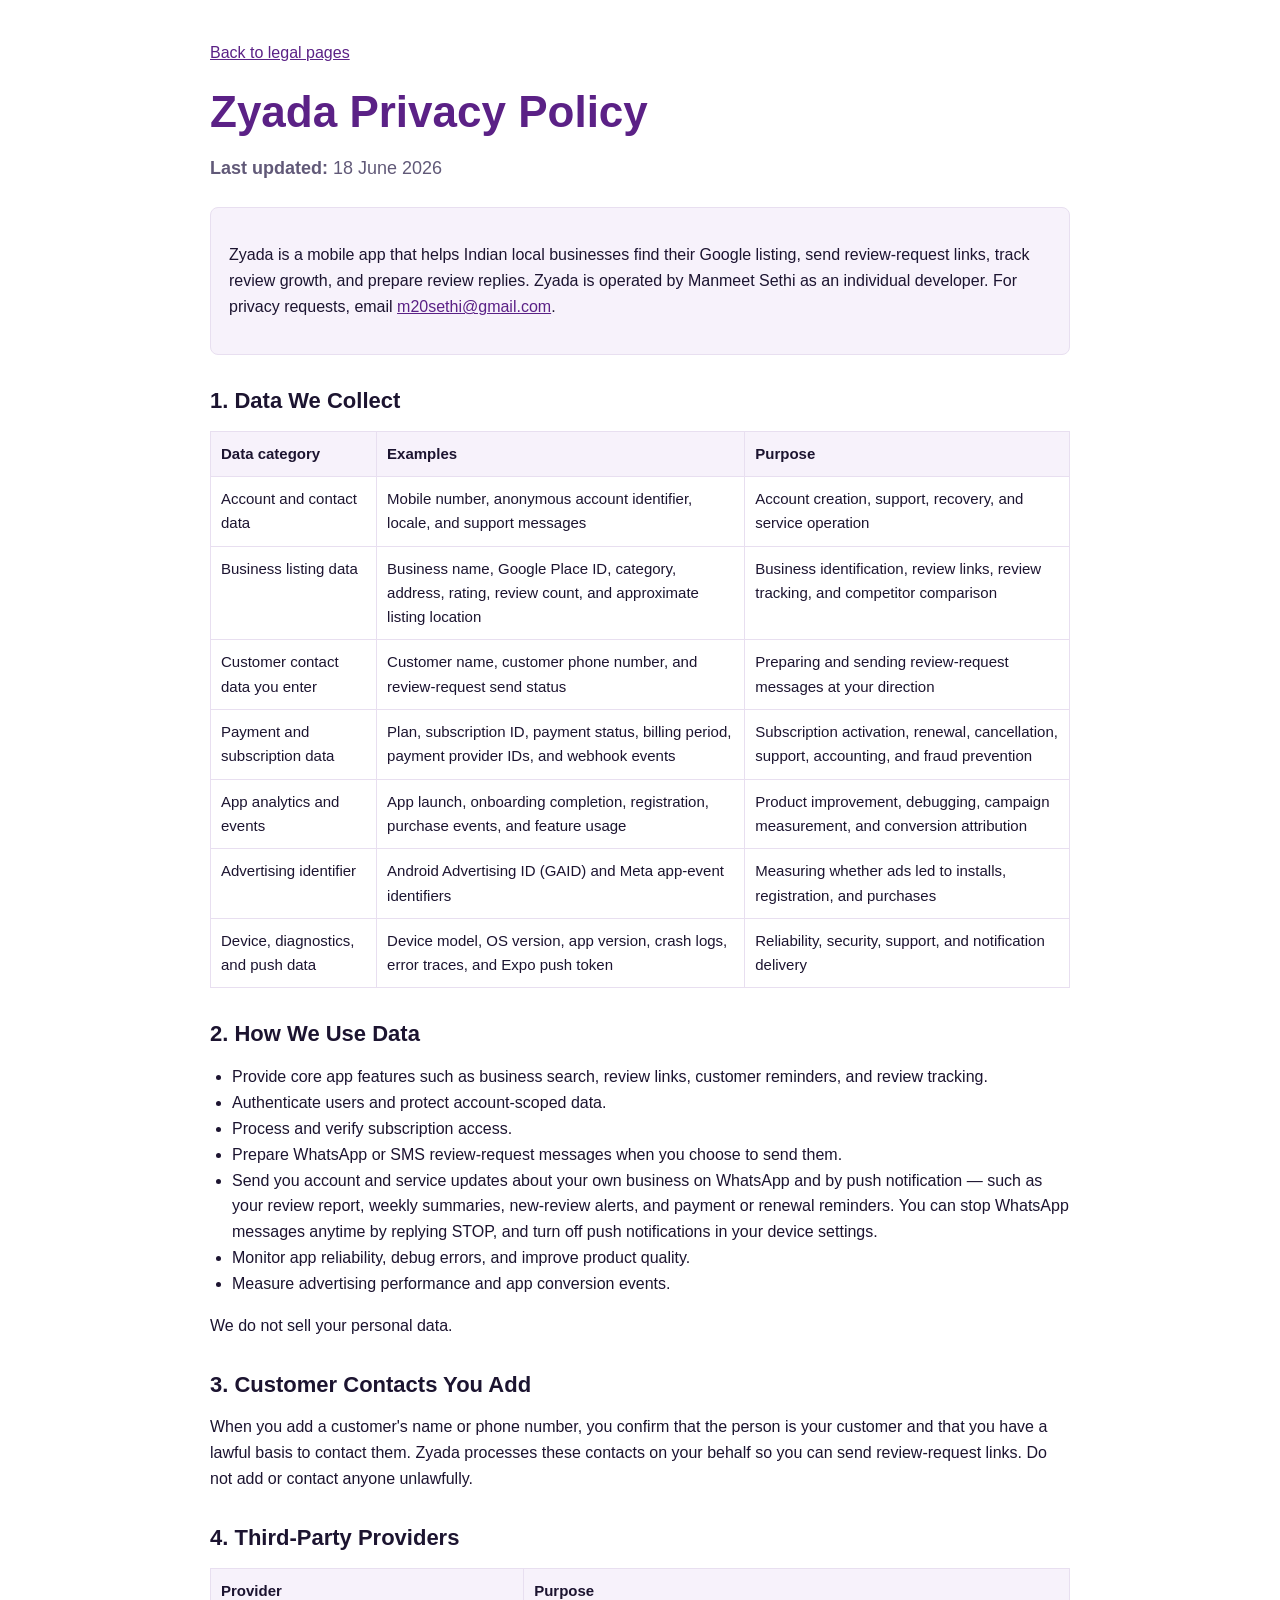
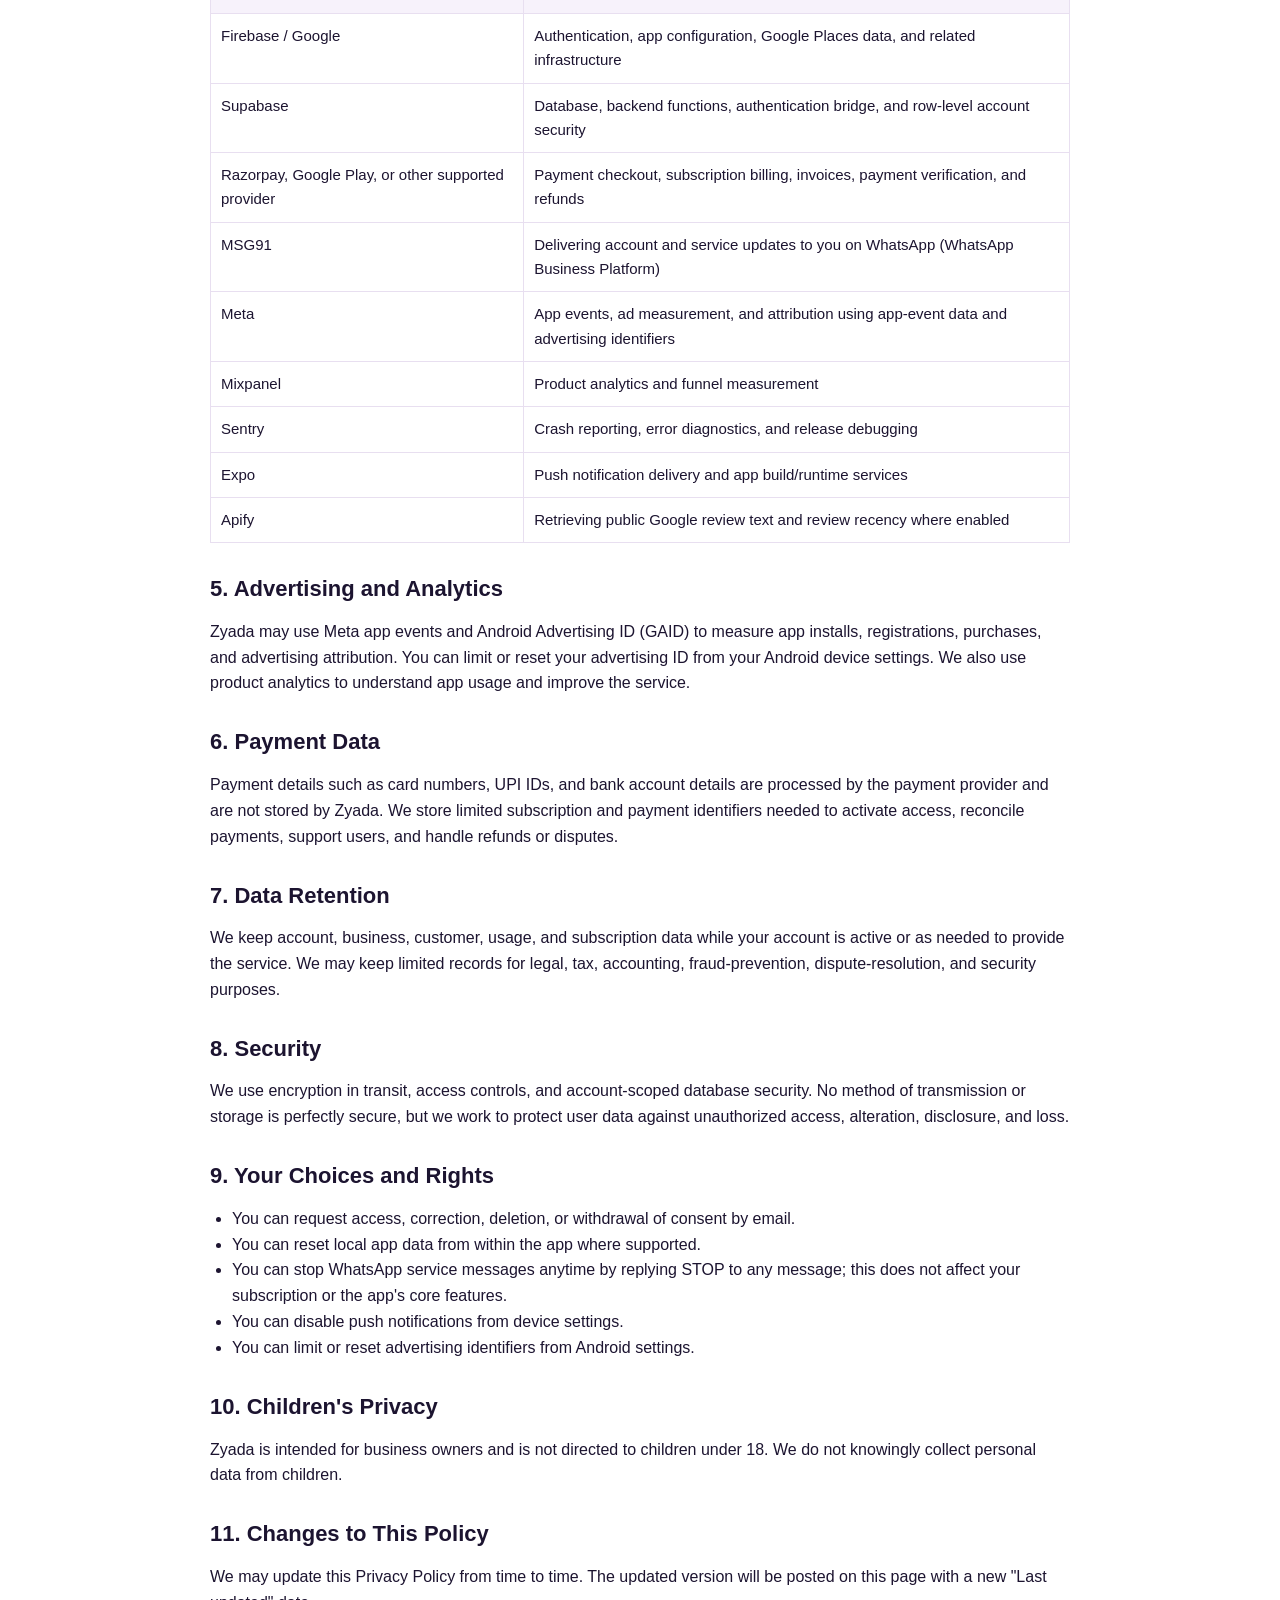
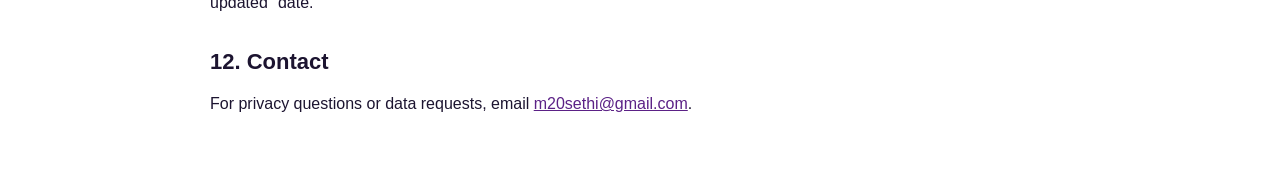
<file: index.html>
<!doctype html>
<html lang="en">
<head>
  <meta charset="utf-8" />
  <meta name="viewport" content="width=device-width, initial-scale=1" />
  <title>Zyada Privacy Policy</title>
  <link rel="stylesheet" href="./styles.css" />
</head>
<body>
  <main class="wrap">
    <a class="back" href="./legal-pages.html">Back to legal pages</a>
    <h1>Zyada Privacy Policy</h1>
    <p class="lead"><strong>Last updated:</strong> 18 June 2026</p>

    <div class="summary">
      <p>
        Zyada is a mobile app that helps Indian local businesses find their Google listing, send
        review-request links, track review growth, and prepare review replies. Zyada is operated by
        Manmeet Sethi as an individual developer. For privacy requests, email
        <a href="mailto:m20sethi@gmail.com">m20sethi@gmail.com</a>.
      </p>
    </div>

    <h2>1. Data We Collect</h2>
    <table>
      <thead>
        <tr>
          <th>Data category</th>
          <th>Examples</th>
          <th>Purpose</th>
        </tr>
      </thead>
      <tbody>
        <tr>
          <td>Account and contact data</td>
          <td>Mobile number, anonymous account identifier, locale, and support messages</td>
          <td>Account creation, support, recovery, and service operation</td>
        </tr>
        <tr>
          <td>Business listing data</td>
          <td>Business name, Google Place ID, category, address, rating, review count, and approximate listing location</td>
          <td>Business identification, review links, review tracking, and competitor comparison</td>
        </tr>
        <tr>
          <td>Customer contact data you enter</td>
          <td>Customer name, customer phone number, and review-request send status</td>
          <td>Preparing and sending review-request messages at your direction</td>
        </tr>
        <tr>
          <td>Payment and subscription data</td>
          <td>Plan, subscription ID, payment status, billing period, payment provider IDs, and webhook events</td>
          <td>Subscription activation, renewal, cancellation, support, accounting, and fraud prevention</td>
        </tr>
        <tr>
          <td>App analytics and events</td>
          <td>App launch, onboarding completion, registration, purchase events, and feature usage</td>
          <td>Product improvement, debugging, campaign measurement, and conversion attribution</td>
        </tr>
        <tr>
          <td>Advertising identifier</td>
          <td>Android Advertising ID (GAID) and Meta app-event identifiers</td>
          <td>Measuring whether ads led to installs, registration, and purchases</td>
        </tr>
        <tr>
          <td>Device, diagnostics, and push data</td>
          <td>Device model, OS version, app version, crash logs, error traces, and Expo push token</td>
          <td>Reliability, security, support, and notification delivery</td>
        </tr>
      </tbody>
    </table>

    <h2>2. How We Use Data</h2>
    <ul>
      <li>Provide core app features such as business search, review links, customer reminders, and review tracking.</li>
      <li>Authenticate users and protect account-scoped data.</li>
      <li>Process and verify subscription access.</li>
      <li>Prepare WhatsApp or SMS review-request messages when you choose to send them.</li>
      <li>Send you account and service updates about your own business on WhatsApp and by push notification &mdash; such as your review report, weekly summaries, new-review alerts, and payment or renewal reminders. You can stop WhatsApp messages anytime by replying STOP, and turn off push notifications in your device settings.</li>
      <li>Monitor app reliability, debug errors, and improve product quality.</li>
      <li>Measure advertising performance and app conversion events.</li>
    </ul>
    <p>We do not sell your personal data.</p>

    <h2>3. Customer Contacts You Add</h2>
    <p>
      When you add a customer's name or phone number, you confirm that the person is your customer and
      that you have a lawful basis to contact them. Zyada processes these contacts on your behalf so you
      can send review-request links. Do not add or contact anyone unlawfully.
    </p>

    <h2>4. Third-Party Providers</h2>
    <table>
      <thead>
        <tr>
          <th>Provider</th>
          <th>Purpose</th>
        </tr>
      </thead>
      <tbody>
        <tr><td>Firebase / Google</td><td>Authentication, app configuration, Google Places data, and related infrastructure</td></tr>
        <tr><td>Supabase</td><td>Database, backend functions, authentication bridge, and row-level account security</td></tr>
        <tr><td>Razorpay, Google Play, or other supported provider</td><td>Payment checkout, subscription billing, invoices, payment verification, and refunds</td></tr>
        <tr><td>MSG91</td><td>Delivering account and service updates to you on WhatsApp (WhatsApp Business Platform)</td></tr>
        <tr><td>Meta</td><td>App events, ad measurement, and attribution using app-event data and advertising identifiers</td></tr>
        <tr><td>Mixpanel</td><td>Product analytics and funnel measurement</td></tr>
        <tr><td>Sentry</td><td>Crash reporting, error diagnostics, and release debugging</td></tr>
        <tr><td>Expo</td><td>Push notification delivery and app build/runtime services</td></tr>
        <tr><td>Apify</td><td>Retrieving public Google review text and review recency where enabled</td></tr>
      </tbody>
    </table>

    <h2>5. Advertising and Analytics</h2>
    <p>
      Zyada may use Meta app events and Android Advertising ID (GAID) to measure app installs,
      registrations, purchases, and advertising attribution. You can limit or reset your advertising ID
      from your Android device settings. We also use product analytics to understand app usage and improve
      the service.
    </p>

    <h2>6. Payment Data</h2>
    <p>
      Payment details such as card numbers, UPI IDs, and bank account details are processed by the payment
      provider and are not stored by Zyada. We store limited subscription and payment identifiers needed to
      activate access, reconcile payments, support users, and handle refunds or disputes.
    </p>

    <h2>7. Data Retention</h2>
    <p>
      We keep account, business, customer, usage, and subscription data while your account is active or as
      needed to provide the service. We may keep limited records for legal, tax, accounting, fraud-prevention,
      dispute-resolution, and security purposes.
    </p>

    <h2>8. Security</h2>
    <p>
      We use encryption in transit, access controls, and account-scoped database security. No method of
      transmission or storage is perfectly secure, but we work to protect user data against unauthorized
      access, alteration, disclosure, and loss.
    </p>

    <h2>9. Your Choices and Rights</h2>
    <ul>
      <li>You can request access, correction, deletion, or withdrawal of consent by email.</li>
      <li>You can reset local app data from within the app where supported.</li>
      <li>You can stop WhatsApp service messages anytime by replying STOP to any message; this does not affect your subscription or the app's core features.</li>
      <li>You can disable push notifications from device settings.</li>
      <li>You can limit or reset advertising identifiers from Android settings.</li>
    </ul>

    <h2>10. Children's Privacy</h2>
    <p>
      Zyada is intended for business owners and is not directed to children under 18. We do not knowingly
      collect personal data from children.
    </p>

    <h2>11. Changes to This Policy</h2>
    <p>
      We may update this Privacy Policy from time to time. The updated version will be posted on this page
      with a new "Last updated" date.
    </p>

    <h2>12. Contact</h2>
    <p>
      For privacy questions or data requests, email
      <a href="mailto:m20sethi@gmail.com">m20sethi@gmail.com</a>.
    </p>
  </main>
</body>
</html>
</file>
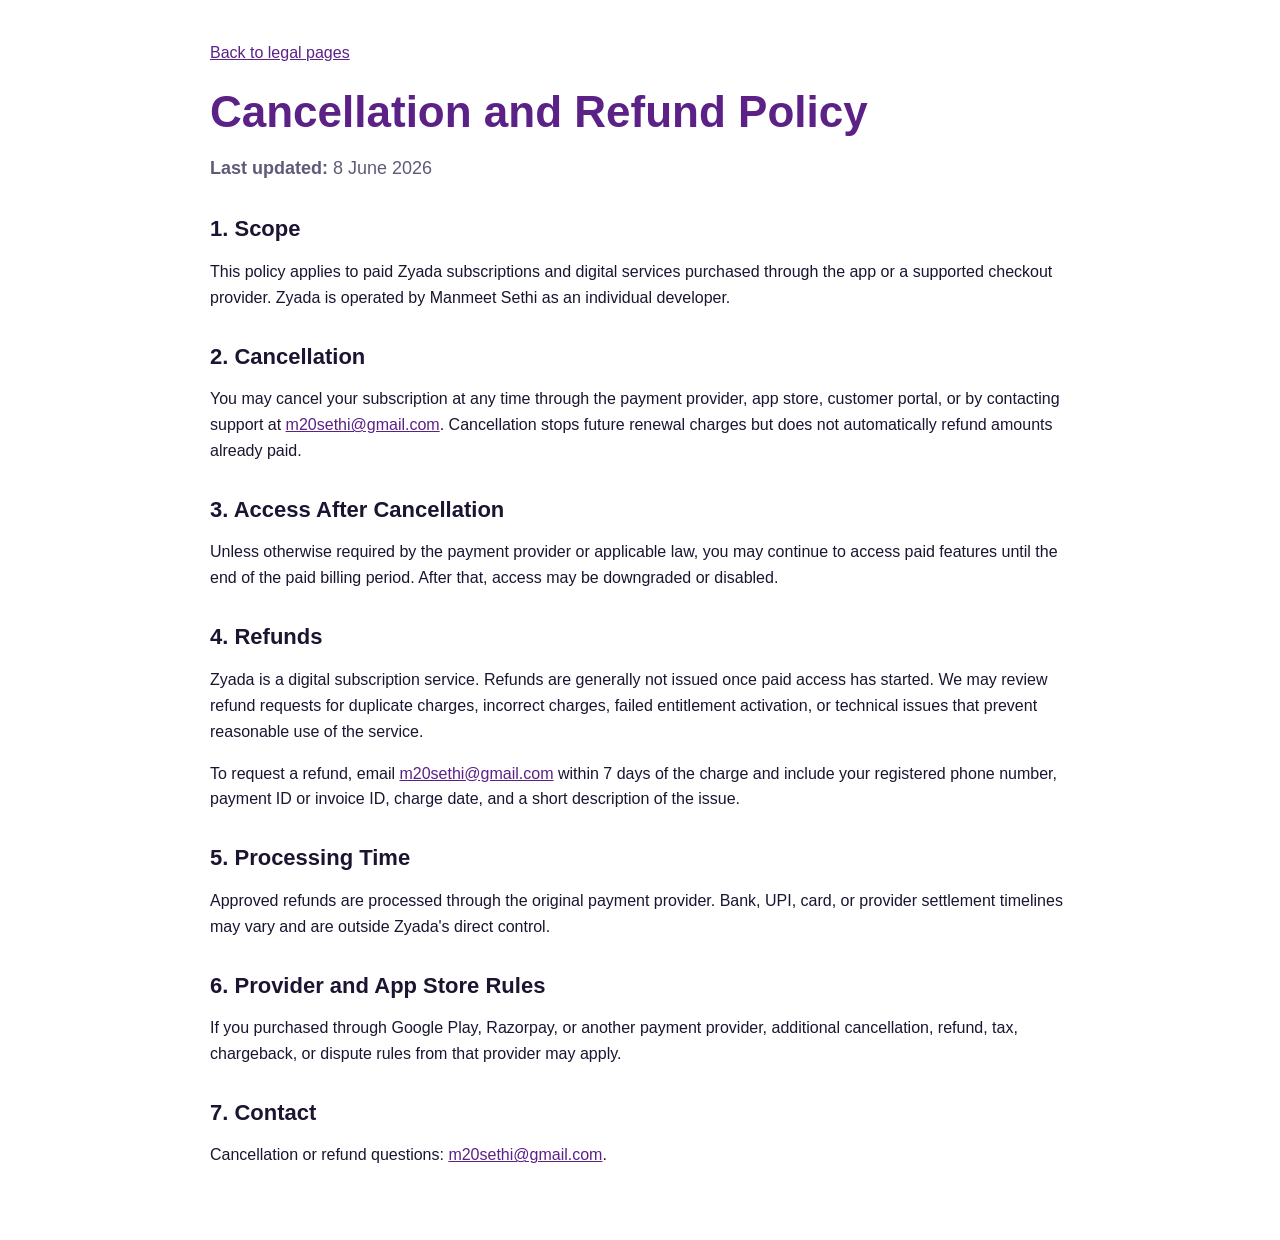
<file: cancellation-and-refund.html>
<!doctype html>
<html lang="en">
<head>
  <meta charset="utf-8" />
  <meta name="viewport" content="width=device-width, initial-scale=1" />
  <title>Zyada Cancellation and Refund Policy</title>
  <link rel="stylesheet" href="./styles.css" />
</head>
<body>
  <main class="wrap">
    <a class="back" href="./index.html">Back to legal pages</a>
    <h1>Cancellation and Refund Policy</h1>
    <p class="lead"><strong>Last updated:</strong> 8 June 2026</p>

    <h2>1. Scope</h2>
    <p>
      This policy applies to paid Zyada subscriptions and digital services purchased through the app or a
      supported checkout provider. Zyada is operated by Manmeet Sethi as an individual developer.
    </p>

    <h2>2. Cancellation</h2>
    <p>
      You may cancel your subscription at any time through the payment provider, app store, customer portal,
      or by contacting support at <a href="mailto:m20sethi@gmail.com">m20sethi@gmail.com</a>. Cancellation
      stops future renewal charges but does not automatically refund amounts already paid.
    </p>

    <h2>3. Access After Cancellation</h2>
    <p>
      Unless otherwise required by the payment provider or applicable law, you may continue to access paid
      features until the end of the paid billing period. After that, access may be downgraded or disabled.
    </p>

    <h2>4. Refunds</h2>
    <p>
      Zyada is a digital subscription service. Refunds are generally not issued once paid access has started.
      We may review refund requests for duplicate charges, incorrect charges, failed entitlement activation,
      or technical issues that prevent reasonable use of the service.
    </p>
    <p>
      To request a refund, email <a href="mailto:m20sethi@gmail.com">m20sethi@gmail.com</a> within 7 days of
      the charge and include your registered phone number, payment ID or invoice ID, charge date, and a short
      description of the issue.
    </p>

    <h2>5. Processing Time</h2>
    <p>
      Approved refunds are processed through the original payment provider. Bank, UPI, card, or provider
      settlement timelines may vary and are outside Zyada's direct control.
    </p>

    <h2>6. Provider and App Store Rules</h2>
    <p>
      If you purchased through Google Play, Razorpay, or another payment provider, additional
      cancellation, refund, tax, chargeback, or dispute rules from that provider may apply.
    </p>

    <h2>7. Contact</h2>
    <p>
      Cancellation or refund questions: <a href="mailto:m20sethi@gmail.com">m20sethi@gmail.com</a>.
    </p>
  </main>
</body>
</html>
</file>
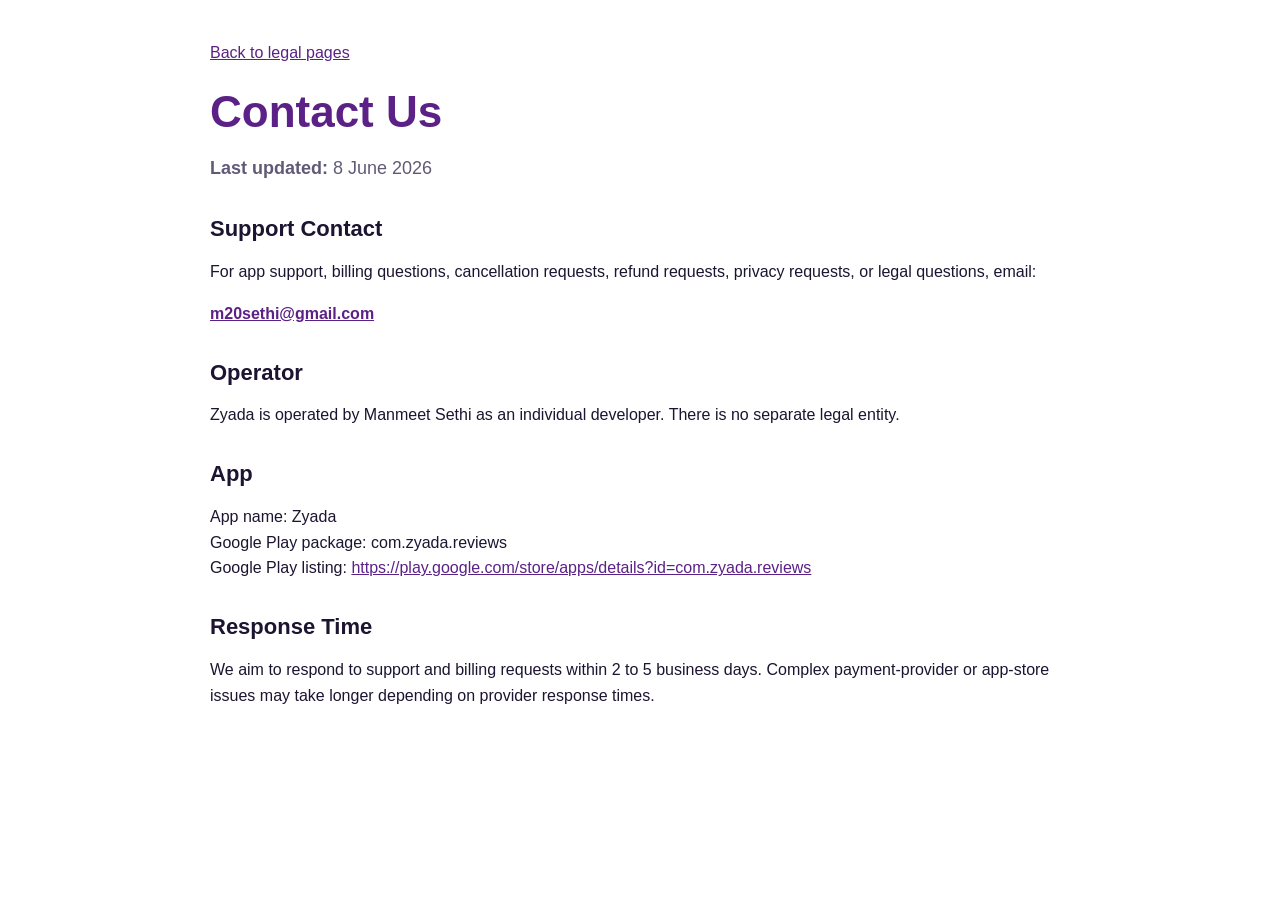
<file: contact-us.html>
<!doctype html>
<html lang="en">
<head>
  <meta charset="utf-8" />
  <meta name="viewport" content="width=device-width, initial-scale=1" />
  <title>Contact Zyada</title>
  <link rel="stylesheet" href="./styles.css" />
</head>
<body>
  <main class="wrap">
    <a class="back" href="./index.html">Back to legal pages</a>
    <h1>Contact Us</h1>
    <p class="lead"><strong>Last updated:</strong> 8 June 2026</p>

    <h2>Support Contact</h2>
    <p>
      For app support, billing questions, cancellation requests, refund requests, privacy requests, or legal
      questions, email:
    </p>
    <p><strong><a href="mailto:m20sethi@gmail.com">m20sethi@gmail.com</a></strong></p>

    <h2>Operator</h2>
    <p>
      Zyada is operated by Manmeet Sethi as an individual developer. There is no separate legal entity.
    </p>

    <h2>App</h2>
    <p>
      App name: Zyada<br />
      Google Play package: com.zyada.reviews<br />
      Google Play listing: <a href="https://play.google.com/store/apps/details?id=com.zyada.reviews">https://play.google.com/store/apps/details?id=com.zyada.reviews</a>
    </p>

    <h2>Response Time</h2>
    <p>
      We aim to respond to support and billing requests within 2 to 5 business days. Complex payment-provider
      or app-store issues may take longer depending on provider response times.
    </p>
  </main>
</body>
</html>
</file>
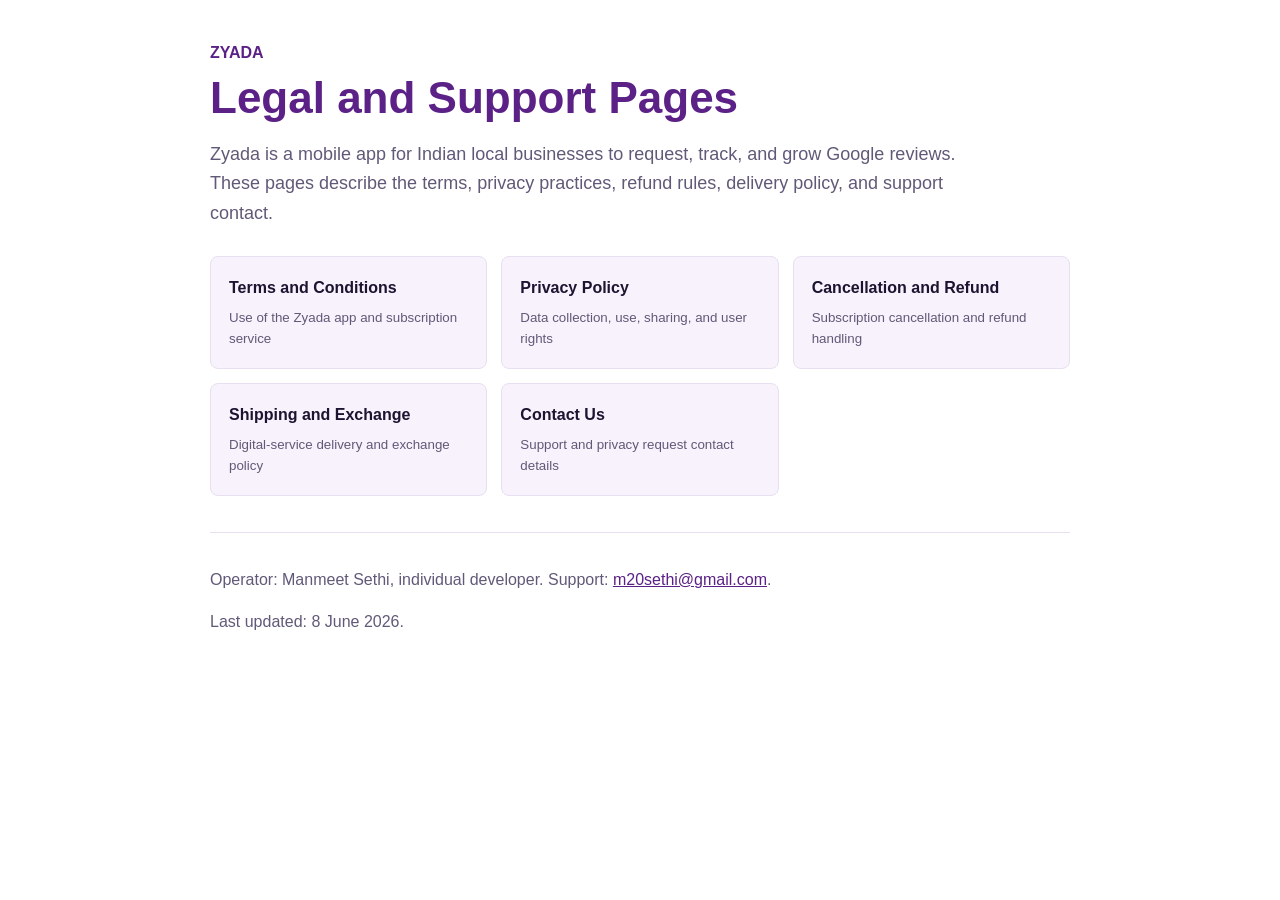
<file: legal-pages.html>
<!doctype html>
<html lang="en">
<head>
  <meta charset="utf-8" />
  <meta name="viewport" content="width=device-width, initial-scale=1" />
  <title>Zyada Legal and Support</title>
  <link rel="stylesheet" href="./styles.css" />
</head>
<body>
  <main class="wrap">
    <p class="eyebrow">Zyada</p>
    <h1>Legal and Support Pages</h1>
    <p class="lead">
      Zyada is a mobile app for Indian local businesses to request, track, and grow Google reviews.
      These pages describe the terms, privacy practices, refund rules, delivery policy, and support contact.
    </p>
    <nav class="grid" aria-label="Legal pages">
      <a class="card" href="./terms-and-conditions.html">
        <span>Terms and Conditions</span>
        <small>Use of the Zyada app and subscription service</small>
      </a>
      <a class="card" href="./privacy-policy.html">
        <span>Privacy Policy</span>
        <small>Data collection, use, sharing, and user rights</small>
      </a>
      <a class="card" href="./cancellation-and-refund.html">
        <span>Cancellation and Refund</span>
        <small>Subscription cancellation and refund handling</small>
      </a>
      <a class="card" href="./shipping-and-exchange.html">
        <span>Shipping and Exchange</span>
        <small>Digital-service delivery and exchange policy</small>
      </a>
      <a class="card" href="./contact-us.html">
        <span>Contact Us</span>
        <small>Support and privacy request contact details</small>
      </a>
    </nav>
    <footer>
      <p>Operator: Manmeet Sethi, individual developer. Support: <a href="mailto:m20sethi@gmail.com">m20sethi@gmail.com</a>.</p>
      <p>Last updated: 8 June 2026.</p>
    </footer>
  </main>
</body>
</html>
</file>
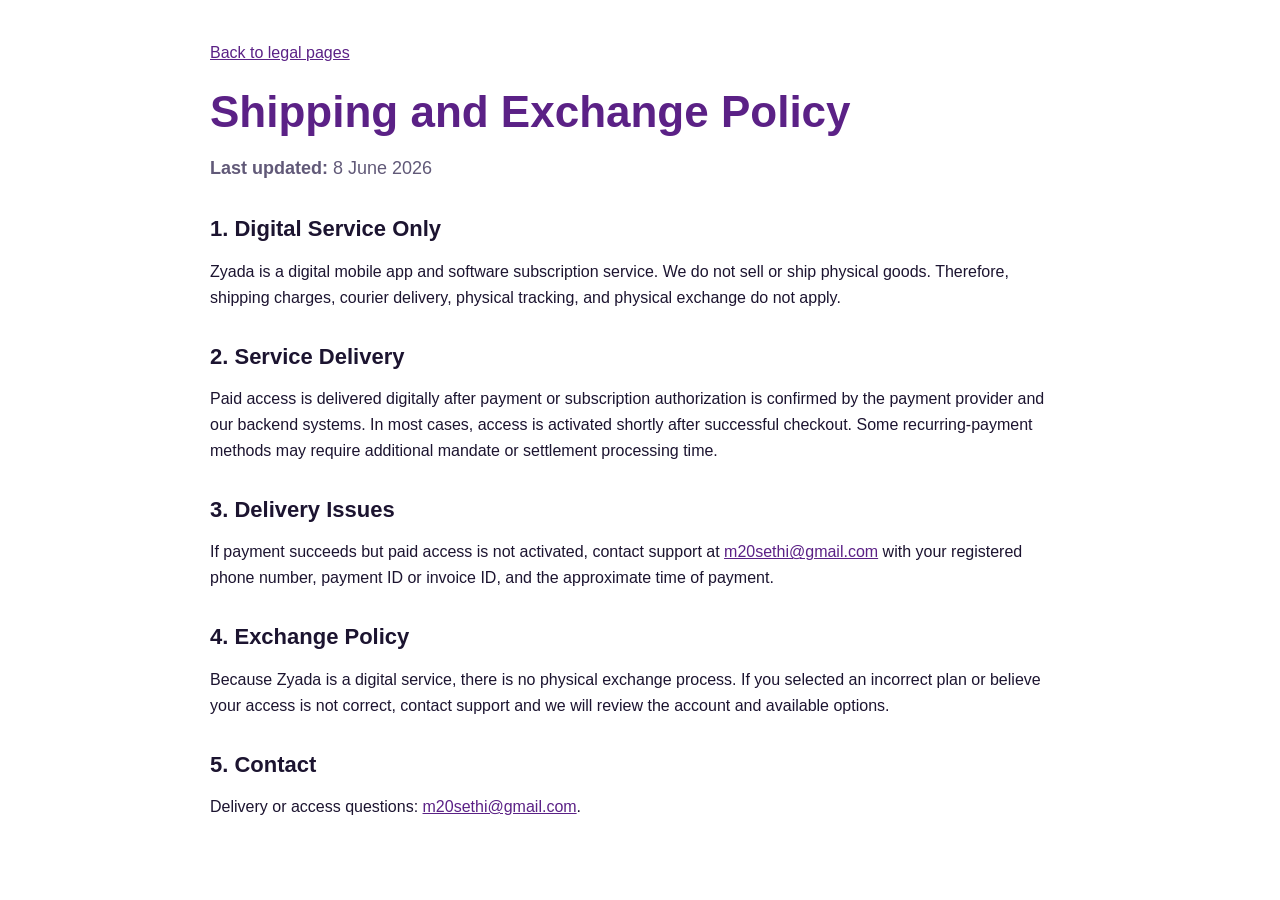
<file: shipping-and-exchange.html>
<!doctype html>
<html lang="en">
<head>
  <meta charset="utf-8" />
  <meta name="viewport" content="width=device-width, initial-scale=1" />
  <title>Zyada Shipping and Exchange Policy</title>
  <link rel="stylesheet" href="./styles.css" />
</head>
<body>
  <main class="wrap">
    <a class="back" href="./index.html">Back to legal pages</a>
    <h1>Shipping and Exchange Policy</h1>
    <p class="lead"><strong>Last updated:</strong> 8 June 2026</p>

    <h2>1. Digital Service Only</h2>
    <p>
      Zyada is a digital mobile app and software subscription service. We do not sell or ship physical goods.
      Therefore, shipping charges, courier delivery, physical tracking, and physical exchange do not apply.
    </p>

    <h2>2. Service Delivery</h2>
    <p>
      Paid access is delivered digitally after payment or subscription authorization is confirmed by the
      payment provider and our backend systems. In most cases, access is activated shortly after successful
      checkout. Some recurring-payment methods may require additional mandate or settlement processing time.
    </p>

    <h2>3. Delivery Issues</h2>
    <p>
      If payment succeeds but paid access is not activated, contact support at
      <a href="mailto:m20sethi@gmail.com">m20sethi@gmail.com</a> with your registered phone number, payment ID
      or invoice ID, and the approximate time of payment.
    </p>

    <h2>4. Exchange Policy</h2>
    <p>
      Because Zyada is a digital service, there is no physical exchange process. If you selected an incorrect
      plan or believe your access is not correct, contact support and we will review the account and available
      options.
    </p>

    <h2>5. Contact</h2>
    <p>
      Delivery or access questions: <a href="mailto:m20sethi@gmail.com">m20sethi@gmail.com</a>.
    </p>
  </main>
</body>
</html>
</file>
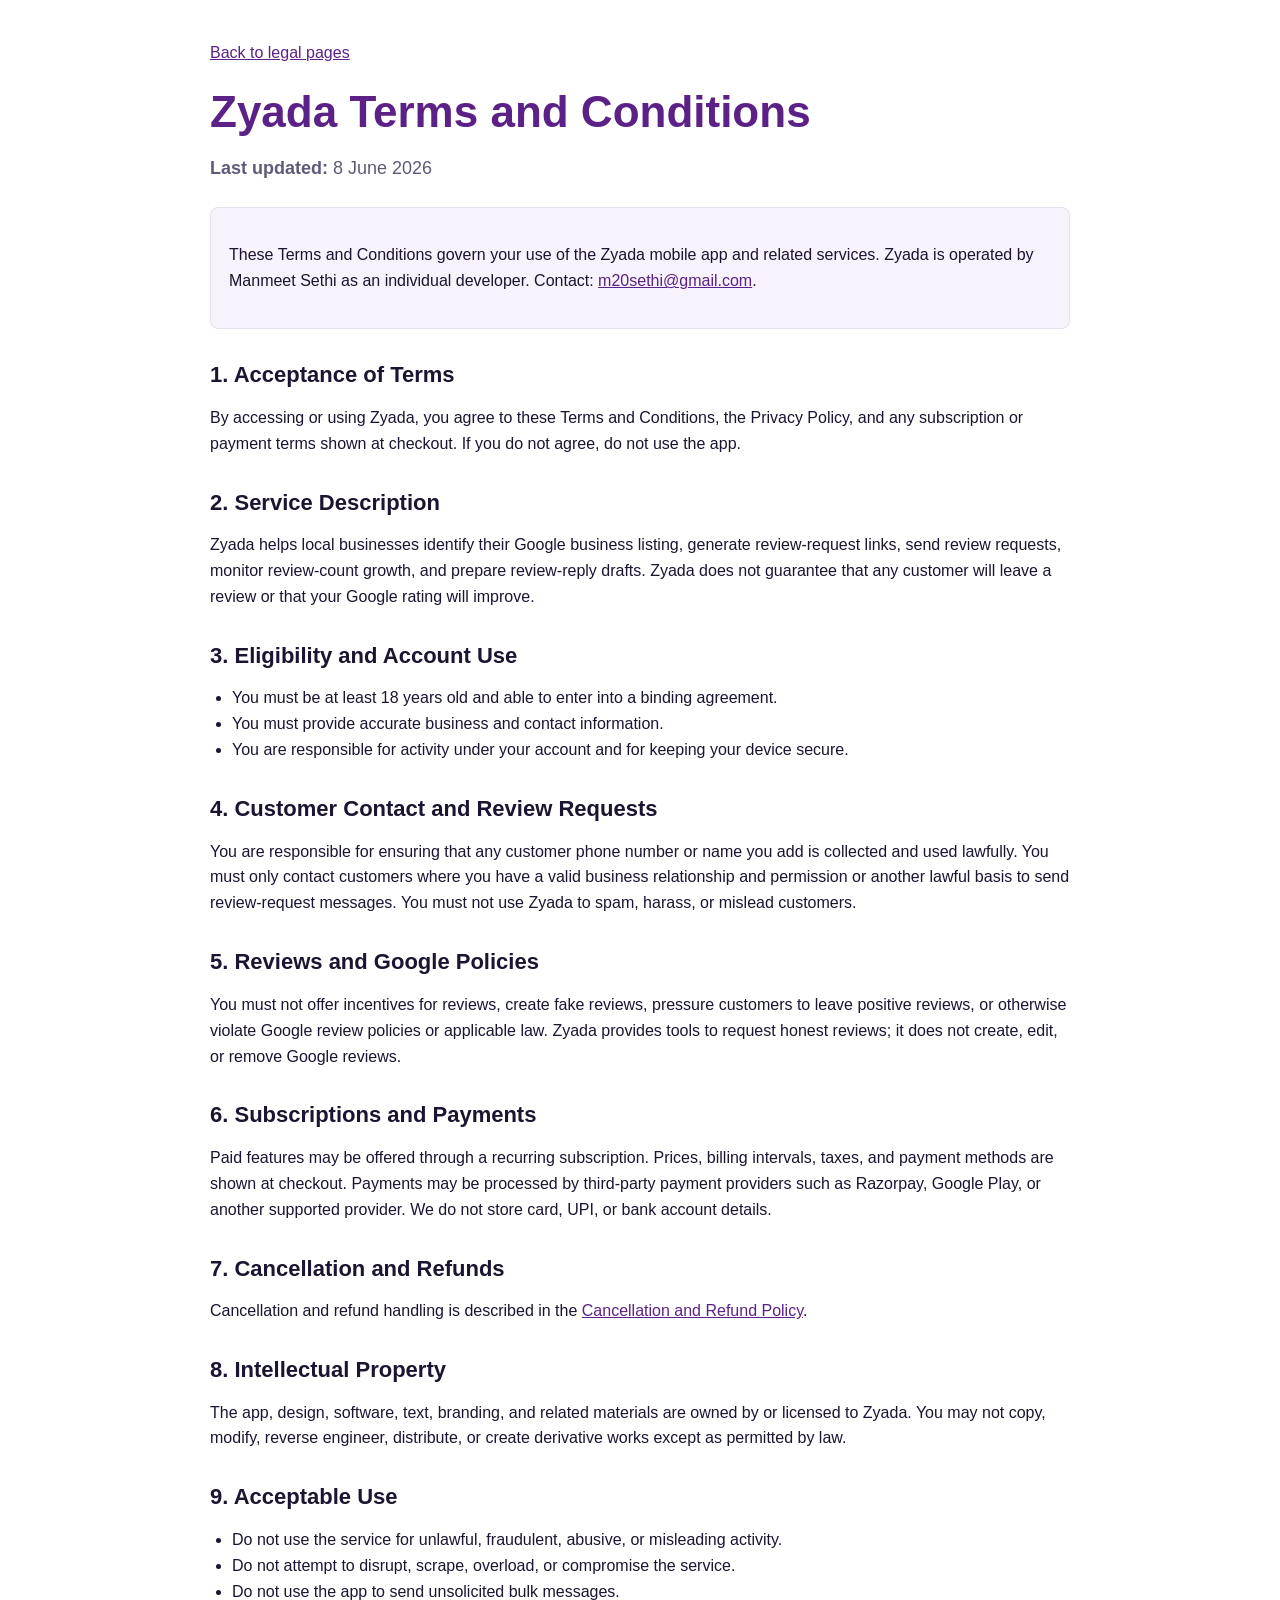
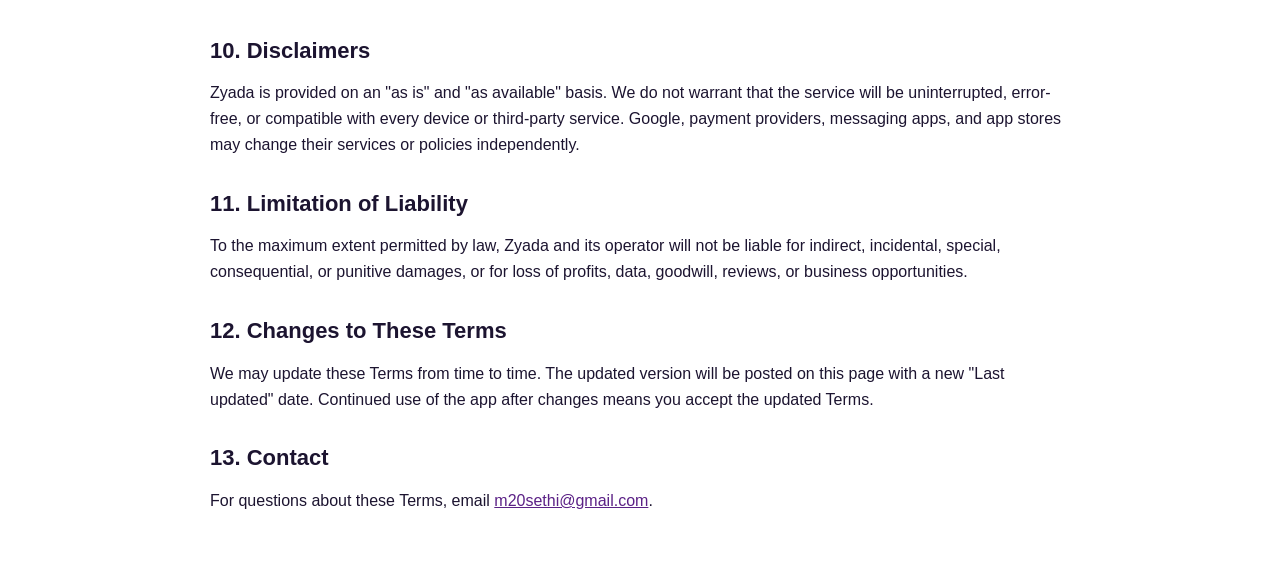
<file: terms-and-conditions.html>
<!doctype html>
<html lang="en">
<head>
  <meta charset="utf-8" />
  <meta name="viewport" content="width=device-width, initial-scale=1" />
  <title>Zyada Terms and Conditions</title>
  <link rel="stylesheet" href="./styles.css" />
</head>
<body>
  <main class="wrap">
    <a class="back" href="./index.html">Back to legal pages</a>
    <h1>Zyada Terms and Conditions</h1>
    <p class="lead"><strong>Last updated:</strong> 8 June 2026</p>
    <div class="summary">
      <p>
        These Terms and Conditions govern your use of the Zyada mobile app and related services.
        Zyada is operated by Manmeet Sethi as an individual developer. Contact:
        <a href="mailto:m20sethi@gmail.com">m20sethi@gmail.com</a>.
      </p>
    </div>

    <h2>1. Acceptance of Terms</h2>
    <p>
      By accessing or using Zyada, you agree to these Terms and Conditions, the Privacy Policy,
      and any subscription or payment terms shown at checkout. If you do not agree, do not use the app.
    </p>

    <h2>2. Service Description</h2>
    <p>
      Zyada helps local businesses identify their Google business listing, generate review-request links,
      send review requests, monitor review-count growth, and prepare review-reply drafts. Zyada does not
      guarantee that any customer will leave a review or that your Google rating will improve.
    </p>

    <h2>3. Eligibility and Account Use</h2>
    <ul>
      <li>You must be at least 18 years old and able to enter into a binding agreement.</li>
      <li>You must provide accurate business and contact information.</li>
      <li>You are responsible for activity under your account and for keeping your device secure.</li>
    </ul>

    <h2>4. Customer Contact and Review Requests</h2>
    <p>
      You are responsible for ensuring that any customer phone number or name you add is collected and used
      lawfully. You must only contact customers where you have a valid business relationship and permission
      or another lawful basis to send review-request messages. You must not use Zyada to spam, harass, or
      mislead customers.
    </p>

    <h2>5. Reviews and Google Policies</h2>
    <p>
      You must not offer incentives for reviews, create fake reviews, pressure customers to leave positive
      reviews, or otherwise violate Google review policies or applicable law. Zyada provides tools to request
      honest reviews; it does not create, edit, or remove Google reviews.
    </p>

    <h2>6. Subscriptions and Payments</h2>
    <p>
      Paid features may be offered through a recurring subscription. Prices, billing intervals, taxes, and
      payment methods are shown at checkout. Payments may be processed by third-party payment providers such
      as Razorpay, Google Play, or another supported provider. We do not store card, UPI, or
      bank account details.
    </p>

    <h2>7. Cancellation and Refunds</h2>
    <p>
      Cancellation and refund handling is described in the
      <a href="./cancellation-and-refund.html">Cancellation and Refund Policy</a>.
    </p>

    <h2>8. Intellectual Property</h2>
    <p>
      The app, design, software, text, branding, and related materials are owned by or licensed to Zyada.
      You may not copy, modify, reverse engineer, distribute, or create derivative works except as permitted
      by law.
    </p>

    <h2>9. Acceptable Use</h2>
    <ul>
      <li>Do not use the service for unlawful, fraudulent, abusive, or misleading activity.</li>
      <li>Do not attempt to disrupt, scrape, overload, or compromise the service.</li>
      <li>Do not use the app to send unsolicited bulk messages.</li>
    </ul>

    <h2>10. Disclaimers</h2>
    <p>
      Zyada is provided on an "as is" and "as available" basis. We do not warrant that the service will be
      uninterrupted, error-free, or compatible with every device or third-party service. Google, payment
      providers, messaging apps, and app stores may change their services or policies independently.
    </p>

    <h2>11. Limitation of Liability</h2>
    <p>
      To the maximum extent permitted by law, Zyada and its operator will not be liable for indirect,
      incidental, special, consequential, or punitive damages, or for loss of profits, data, goodwill,
      reviews, or business opportunities.
    </p>

    <h2>12. Changes to These Terms</h2>
    <p>
      We may update these Terms from time to time. The updated version will be posted on this page with a
      new "Last updated" date. Continued use of the app after changes means you accept the updated Terms.
    </p>

    <h2>13. Contact</h2>
    <p>
      For questions about these Terms, email <a href="mailto:m20sethi@gmail.com">m20sethi@gmail.com</a>.
    </p>
  </main>
</body>
</html>
</file>
<file: styles.css>
:root {
  color-scheme: light;
  --ink: #1c1430;
  --muted: #615978;
  --brand: #5b2186;
  --soft: #f7f2fb;
  --border: #e8dff0;
  --white: #ffffff;
}
* { box-sizing: border-box; }
body {
  margin: 0;
  background: var(--white);
  color: var(--ink);
  font-family: -apple-system, BlinkMacSystemFont, "Segoe UI", Roboto, Inter, Arial, sans-serif;
  line-height: 1.62;
}
.wrap {
  max-width: 900px;
  margin: 0 auto;
  padding: 40px 20px 56px;
}
.eyebrow {
  margin: 0 0 8px;
  color: var(--brand);
  font-weight: 700;
  letter-spacing: 0;
  text-transform: uppercase;
}
h1 {
  margin: 0 0 10px;
  color: var(--brand);
  font-size: clamp(32px, 6vw, 44px);
  line-height: 1.1;
}
h2 {
  margin: 32px 0 10px;
  font-size: 22px;
  line-height: 1.25;
}
h3 {
  margin: 22px 0 8px;
  font-size: 18px;
}
p, li { font-size: 16px; }
a { color: var(--brand); }
.lead {
  max-width: 760px;
  color: var(--muted);
  font-size: 18px;
}
.grid {
  display: grid;
  grid-template-columns: repeat(auto-fit, minmax(240px, 1fr));
  gap: 14px;
  margin: 28px 0 36px;
}
.card {
  display: block;
  padding: 18px;
  border: 1px solid var(--border);
  border-radius: 8px;
  background: var(--soft);
  text-decoration: none;
}
.card span {
  display: block;
  color: var(--ink);
  font-weight: 700;
}
.card small {
  display: block;
  margin-top: 6px;
  color: var(--muted);
}
.summary {
  margin: 24px 0;
  padding: 18px;
  border: 1px solid var(--border);
  background: var(--soft);
  border-radius: 8px;
}
table {
  width: 100%;
  border-collapse: collapse;
  margin: 16px 0;
  font-size: 15px;
}
th, td {
  border: 1px solid var(--border);
  padding: 10px;
  text-align: left;
  vertical-align: top;
}
th { background: var(--soft); }
ul { padding-left: 22px; }
footer {
  margin-top: 36px;
  padding-top: 18px;
  border-top: 1px solid var(--border);
  color: var(--muted);
}
.back {
  display: inline-block;
  margin-bottom: 22px;
}
</file>
